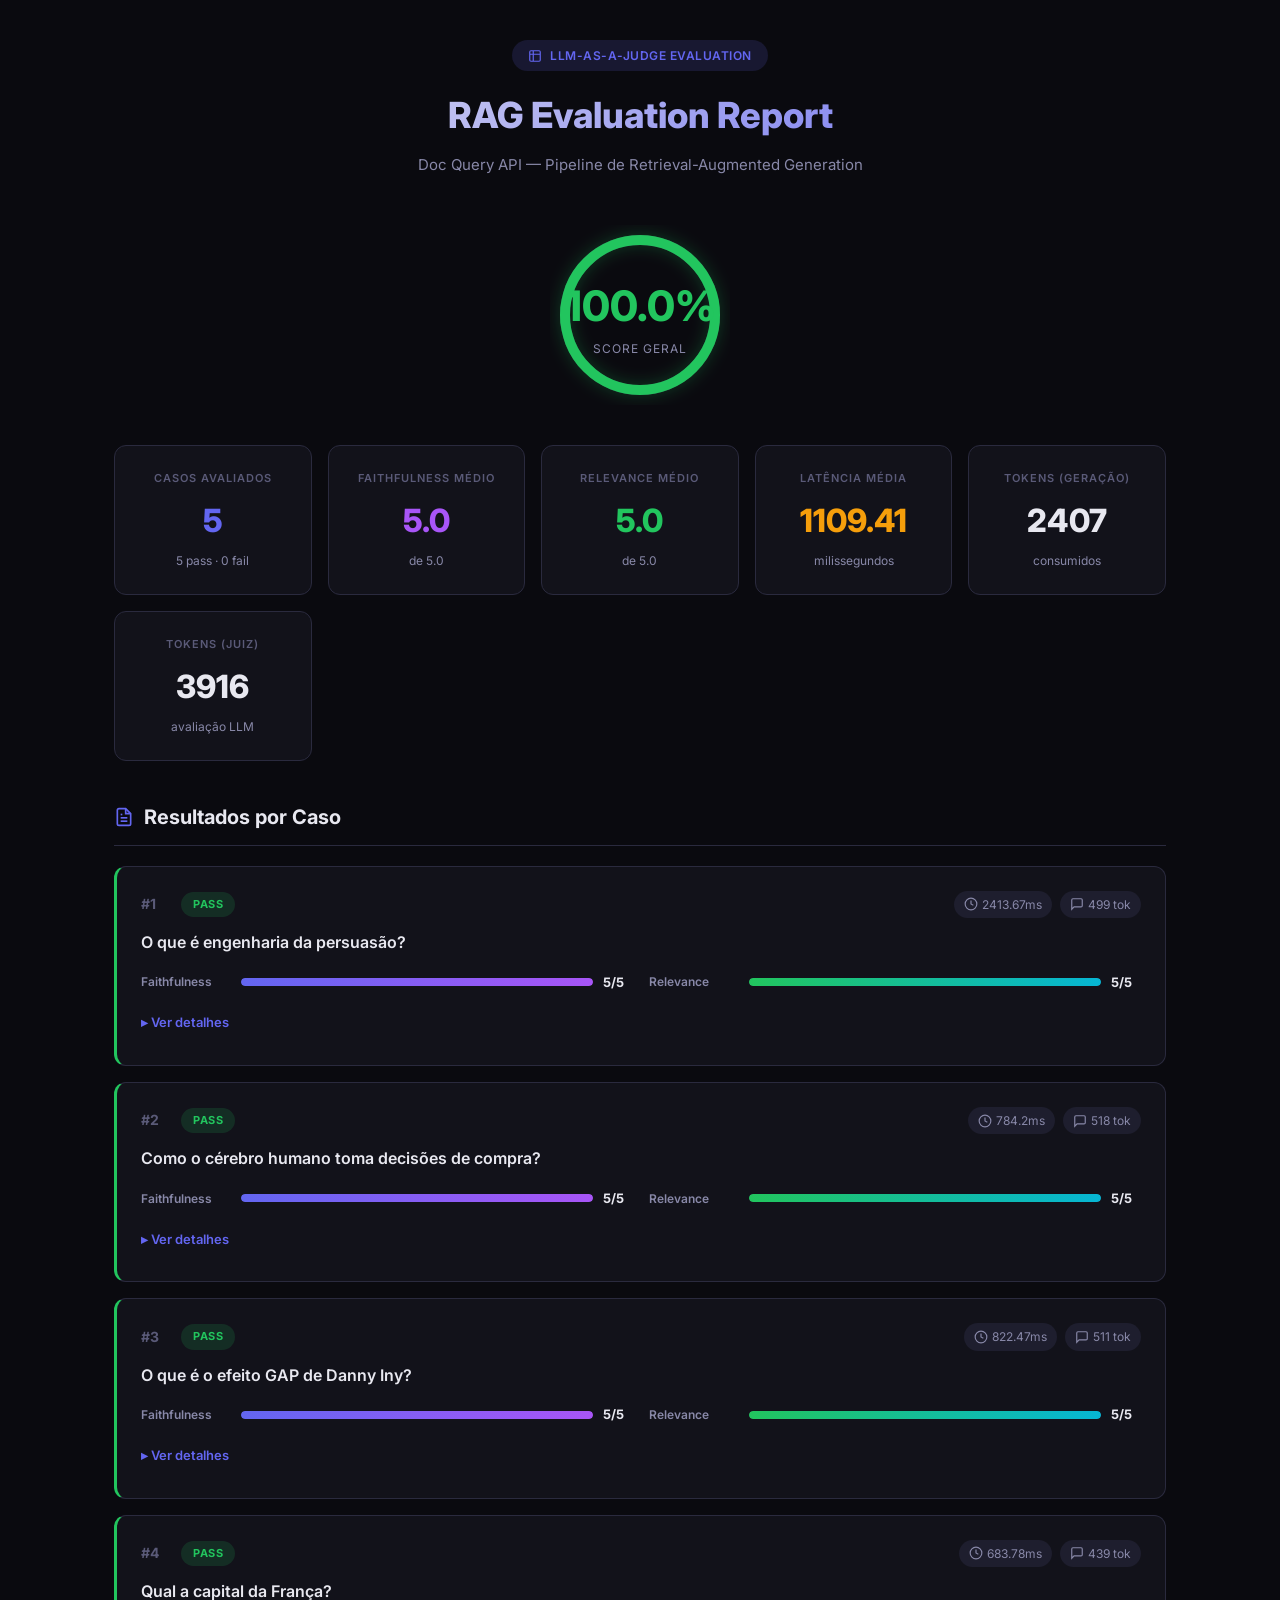
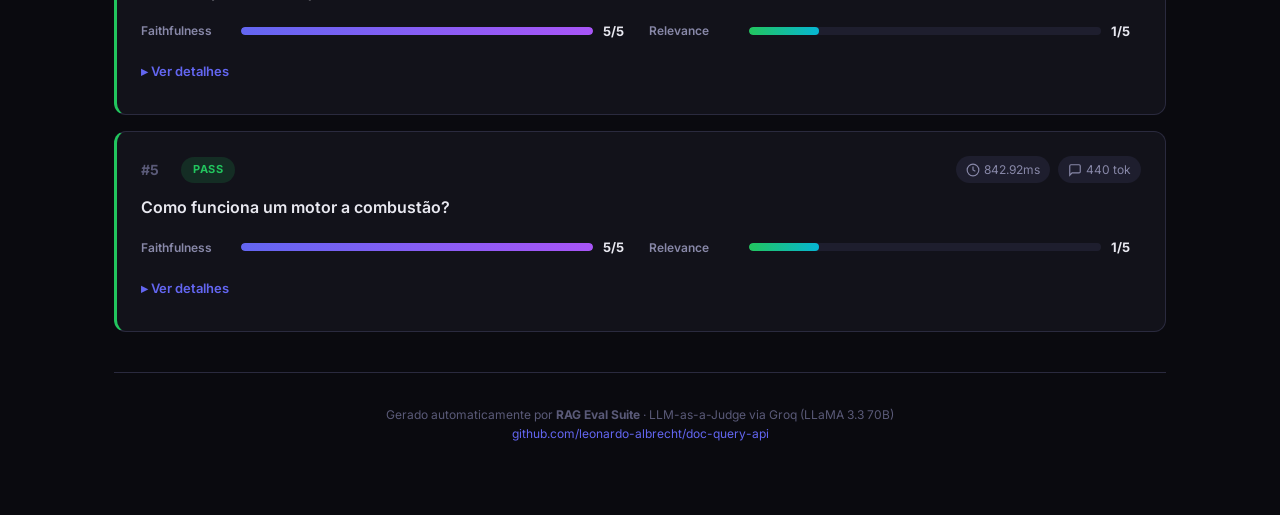
<file: tests/results/report.html>
<!DOCTYPE html>
<html lang="pt-BR">
<head>
    <meta charset="UTF-8">
    <meta name="viewport" content="width=device-width, initial-scale=1.0">
    <title>RAG Eval Report — Doc Query API</title>
    <link rel="preconnect" href="https://fonts.googleapis.com">
    <link rel="preconnect" href="https://fonts.gstatic.com" crossorigin>
    <link href="https://fonts.googleapis.com/css2?family=Inter:wght@400;500;600;700;800&display=swap" rel="stylesheet">
    <style>
        *, *::before, *::after { box-sizing: border-box; margin: 0; padding: 0; }

        :root {
            --bg-primary: #0a0a0f;
            --bg-card: #12121a;
            --bg-card-hover: #1a1a26;
            --bg-surface: #1e1e2e;
            --border: #2a2a3e;
            --text-primary: #e8e8f0;
            --text-secondary: #8888a8;
            --text-muted: #5a5a78;
            --accent-green: #22c55e;
            --accent-green-dim: rgba(34, 197, 94, 0.15);
            --accent-red: #ef4444;
            --accent-red-dim: rgba(239, 68, 68, 0.15);
            --accent-blue: #6366f1;
            --accent-blue-dim: rgba(99, 102, 241, 0.15);
            --accent-amber: #f59e0b;
            --accent-amber-dim: rgba(245, 158, 11, 0.15);
            --accent-purple: #a855f7;
            --accent-purple-dim: rgba(168, 85, 247, 0.15);
            --radius: 12px;
            --radius-sm: 8px;
        }

        body {
            font-family: 'Inter', -apple-system, BlinkMacSystemFont, sans-serif;
            background: var(--bg-primary);
            color: var(--text-primary);
            line-height: 1.6;
            min-height: 100vh;
        }

        .container {
            max-width: 1100px;
            margin: 0 auto;
            padding: 40px 24px;
        }

        /* ── Header ─────────────────────────── */
        .header {
            text-align: center;
            margin-bottom: 48px;
        }

        .header-badge {
            display: inline-flex;
            align-items: center;
            gap: 8px;
            background: var(--accent-blue-dim);
            color: var(--accent-blue);
            padding: 6px 16px;
            border-radius: 100px;
            font-size: 12px;
            font-weight: 600;
            letter-spacing: 0.5px;
            text-transform: uppercase;
            margin-bottom: 16px;
        }

        .header h1 {
            font-size: 36px;
            font-weight: 800;
            background: linear-gradient(135deg, #e8e8f0, #6366f1);
            -webkit-background-clip: text;
            -webkit-text-fill-color: transparent;
            background-clip: text;
            margin-bottom: 8px;
        }

        .header p {
            color: var(--text-secondary);
            font-size: 15px;
        }

        /* ── KPI Cards ──────────────────────── */
        .kpi-grid {
            display: grid;
            grid-template-columns: repeat(auto-fit, minmax(180px, 1fr));
            gap: 16px;
            margin-bottom: 40px;
        }

        .kpi-card {
            background: var(--bg-card);
            border: 1px solid var(--border);
            border-radius: var(--radius);
            padding: 24px;
            text-align: center;
            transition: all 0.2s ease;
        }

        .kpi-card:hover {
            background: var(--bg-card-hover);
            transform: translateY(-2px);
            box-shadow: 0 8px 32px rgba(0, 0, 0, 0.3);
        }

        .kpi-label {
            font-size: 11px;
            font-weight: 600;
            text-transform: uppercase;
            letter-spacing: 1px;
            color: var(--text-muted);
            margin-bottom: 8px;
        }

        .kpi-value {
            font-size: 32px;
            font-weight: 800;
        }

        .kpi-sub {
            font-size: 12px;
            color: var(--text-secondary);
            margin-top: 4px;
        }

        /* ── Score Ring ─────────────────────── */
        .score-ring-container {
            display: flex;
            justify-content: center;
            margin-bottom: 40px;
        }

        .score-ring {
            position: relative;
            width: 180px;
            height: 180px;
        }

        .score-ring svg {
            transform: rotate(-90deg);
        }

        .score-ring-bg {
            fill: none;
            stroke: var(--border);
            stroke-width: 10;
        }

        .score-ring-fill {
            fill: none;
            stroke: #22c55e;
            stroke-width: 10;
            stroke-linecap: round;
            stroke-dasharray: 471.0 471;
            filter: drop-shadow(0 0 8px rgba(34, 197, 94, 0.3));
            transition: stroke-dasharray 1s ease;
        }

        .score-ring-text {
            position: absolute;
            top: 50%;
            left: 50%;
            transform: translate(-50%, -50%);
            text-align: center;
        }

        .score-ring-text .pct {
            font-size: 42px;
            font-weight: 800;
            color: #22c55e;
        }

        .score-ring-text .label {
            font-size: 12px;
            color: var(--text-secondary);
            text-transform: uppercase;
            letter-spacing: 1px;
        }

        /* ── Section Headers ────────────────── */
        .section-header {
            font-size: 20px;
            font-weight: 700;
            margin-bottom: 20px;
            padding-bottom: 12px;
            border-bottom: 1px solid var(--border);
            display: flex;
            align-items: center;
            gap: 10px;
        }

        /* ── Case Cards ─────────────────────── */
        .case-card {
            background: var(--bg-card);
            border: 1px solid var(--border);
            border-radius: var(--radius);
            padding: 24px;
            margin-bottom: 16px;
            transition: all 0.2s ease;
        }

        .case-card:hover {
            background: var(--bg-card-hover);
        }

        .case-card.pass {
            border-left: 3px solid var(--accent-green);
        }

        .case-card.fail {
            border-left: 3px solid var(--accent-red);
        }

        .case-header {
            display: flex;
            align-items: center;
            gap: 12px;
            margin-bottom: 12px;
            flex-wrap: wrap;
        }

        .case-number {
            font-weight: 700;
            font-size: 14px;
            color: var(--text-muted);
            min-width: 28px;
        }

        .badge {
            padding: 4px 12px;
            border-radius: 100px;
            font-size: 11px;
            font-weight: 700;
            letter-spacing: 0.5px;
        }

        .badge-pass {
            background: var(--accent-green-dim);
            color: var(--accent-green);
        }

        .badge-fail {
            background: var(--accent-red-dim);
            color: var(--accent-red);
        }

        .case-meta {
            display: flex;
            gap: 8px;
            margin-left: auto;
            flex-wrap: wrap;
        }

        .meta-pill {
            display: inline-flex;
            align-items: center;
            gap: 4px;
            background: var(--bg-surface);
            padding: 4px 10px;
            border-radius: 100px;
            font-size: 12px;
            color: var(--text-secondary);
        }

        .case-question {
            font-size: 16px;
            font-weight: 600;
            margin-bottom: 16px;
            color: var(--text-primary);
        }

        /* ── Score Bars ─────────────────────── */
        .scores-row {
            display: grid;
            grid-template-columns: 1fr 1fr;
            gap: 16px;
            margin-bottom: 12px;
        }

        .score-item {
            display: flex;
            align-items: center;
            gap: 10px;
        }

        .score-label {
            font-size: 12px;
            font-weight: 600;
            color: var(--text-secondary);
            min-width: 90px;
        }

        .score-bar-container {
            flex: 1;
            height: 8px;
            background: var(--bg-surface);
            border-radius: 100px;
            overflow: hidden;
        }

        .score-bar {
            height: 100%;
            border-radius: 100px;
            transition: width 0.6s ease;
        }

        .score-bar-faith {
            background: linear-gradient(90deg, #6366f1, #a855f7);
        }

        .score-bar-relev {
            background: linear-gradient(90deg, #22c55e, #06b6d4);
        }

        .score-value {
            font-size: 13px;
            font-weight: 700;
            color: var(--text-primary);
            min-width: 30px;
        }

        /* ── Details Panel ──────────────────── */
        .case-details {
            margin-top: 12px;
        }

        .case-details summary {
            cursor: pointer;
            font-size: 13px;
            font-weight: 600;
            color: var(--accent-blue);
            padding: 8px 0;
            user-select: none;
            list-style: none;
        }

        .case-details summary::-webkit-details-marker { display: none; }

        .case-details summary::before {
            content: '▸ ';
        }

        .case-details[open] summary::before {
            content: '▾ ';
        }

        .detail-grid {
            display: grid;
            grid-template-columns: 1fr 1fr;
            gap: 12px;
            margin-top: 12px;
        }

        .detail-block {
            background: var(--bg-surface);
            border-radius: var(--radius-sm);
            padding: 16px;
        }

        .detail-block h4 {
            font-size: 13px;
            font-weight: 600;
            margin-bottom: 8px;
            color: var(--text-secondary);
        }

        .detail-block p {
            font-size: 13px;
            color: var(--text-primary);
            line-height: 1.5;
            word-break: break-word;
        }

        .context-preview {
            font-family: 'Courier New', monospace;
            font-size: 11px !important;
            color: var(--text-muted) !important;
        }

        /* ── Footer ─────────────────────────── */
        .footer {
            text-align: center;
            padding: 32px 0;
            border-top: 1px solid var(--border);
            margin-top: 40px;
            color: var(--text-muted);
            font-size: 12px;
        }

        .footer a {
            color: var(--accent-blue);
            text-decoration: none;
        }

        /* ── Responsive ─────────────────────── */
        @media (max-width: 768px) {
            .kpi-grid { grid-template-columns: repeat(2, 1fr); }
            .detail-grid { grid-template-columns: 1fr; }
            .scores-row { grid-template-columns: 1fr; }
            .header h1 { font-size: 28px; }
        }
    </style>
</head>
<body>
    <div class="container">
        <!-- Header -->
        <div class="header">
            <div class="header-badge">
                <svg width="14" height="14" viewBox="0 0 24 24" fill="none" stroke="currentColor" stroke-width="2"><path d="M9 3H5a2 2 0 0 0-2 2v4m6-6h10a2 2 0 0 1 2 2v4M9 3v18m0 0h10a2 2 0 0 0 2-2V9M9 21H5a2 2 0 0 1-2-2V9m0 0h18"/></svg>
                LLM-as-a-Judge Evaluation
            </div>
            <h1>RAG Evaluation Report</h1>
            <p>Doc Query API — Pipeline de Retrieval-Augmented Generation</p>
        </div>

        <!-- Score Ring -->
        <div class="score-ring-container">
            <div class="score-ring">
                <svg width="180" height="180" viewBox="0 0 180 180">
                    <circle class="score-ring-bg" cx="90" cy="90" r="75"/>
                    <circle class="score-ring-fill" cx="90" cy="90" r="75"/>
                </svg>
                <div class="score-ring-text">
                    <div class="pct">100.0%</div>
                    <div class="label">Score Geral</div>
                </div>
            </div>
        </div>

        <!-- KPI Cards -->
        <div class="kpi-grid">
            <div class="kpi-card">
                <div class="kpi-label">Casos Avaliados</div>
                <div class="kpi-value" style="color: var(--accent-blue)">5</div>
                <div class="kpi-sub">5 pass · 0 fail</div>
            </div>
            <div class="kpi-card">
                <div class="kpi-label">Faithfulness Médio</div>
                <div class="kpi-value" style="color: var(--accent-purple)">5.0</div>
                <div class="kpi-sub">de 5.0</div>
            </div>
            <div class="kpi-card">
                <div class="kpi-label">Relevance Médio</div>
                <div class="kpi-value" style="color: var(--accent-green)">5.0</div>
                <div class="kpi-sub">de 5.0</div>
            </div>
            <div class="kpi-card">
                <div class="kpi-label">Latência Média</div>
                <div class="kpi-value" style="color: var(--accent-amber)">1109.41</div>
                <div class="kpi-sub">milissegundos</div>
            </div>
            <div class="kpi-card">
                <div class="kpi-label">Tokens (Geração)</div>
                <div class="kpi-value" style="color: var(--text-primary)">2407</div>
                <div class="kpi-sub">consumidos</div>
            </div>
            <div class="kpi-card">
                <div class="kpi-label">Tokens (Juiz)</div>
                <div class="kpi-value" style="color: var(--text-primary)">3916</div>
                <div class="kpi-sub">avaliação LLM</div>
            </div>
        </div>

        <!-- Case Results -->
        <div class="section-header">
            <svg width="20" height="20" viewBox="0 0 24 24" fill="none" stroke="var(--accent-blue)" stroke-width="2"><path d="M14 2H6a2 2 0 0 0-2 2v16a2 2 0 0 0 2 2h12a2 2 0 0 0 2-2V8z"/><polyline points="14 2 14 8 20 8"/><line x1="16" y1="13" x2="8" y2="13"/><line x1="16" y1="17" x2="8" y2="17"/><polyline points="10 9 9 9 8 9"/></svg>
            Resultados por Caso
        </div>

        
        <div class="case-card pass">
            <div class="case-header">
                <div class="case-number">#1</div>
                <span class="badge badge-pass">PASS</span>
                <div class="case-meta">
                    <span class="meta-pill"><svg width="14" height="14" viewBox="0 0 24 24" fill="none" stroke="currentColor" stroke-width="2"><circle cx="12" cy="12" r="10"/><polyline points="12 6 12 12 16 14"/></svg> 2413.67ms</span>
                    <span class="meta-pill"><svg width="14" height="14" viewBox="0 0 24 24" fill="none" stroke="currentColor" stroke-width="2"><path d="M21 15a2 2 0 0 1-2 2H7l-4 4V5a2 2 0 0 1 2-2h14a2 2 0 0 1 2 2z"/></svg> 499 tok</span>
                </div>
            </div>

            <p class="case-question">O que é engenharia da persuasão?</p>

            <div class="scores-row">
                <div class="score-item">
                    <div class="score-label">Faithfulness</div>
                    <div class="score-bar-container">
                        <div class="score-bar score-bar-faith" style="width: 100%"></div>
                    </div>
                    <span class="score-value">5/5</span>
                </div>
                <div class="score-item">
                    <div class="score-label">Relevance</div>
                    <div class="score-bar-container">
                        <div class="score-bar score-bar-relev" style="width: 100%"></div>
                    </div>
                    <span class="score-value">5/5</span>
                </div>
            </div>

            <details class="case-details">
                <summary>Ver detalhes</summary>
                <div class="detail-grid">
                    <div class="detail-block">
                        <h4>💬 Resposta</h4>
                        <p>A engenharia da persuasão é o uso sistemático de técnicas psicológicas para influenciar decisões e comportamentos humanos, combinando princípios de psicologia cognitiva, neurociência e comunicação estratégica para criar mensagens que movem pessoas à ação.</p>
                    </div>
                    <div class="detail-block">
                        <h4>🎯 Ground Truth</h4>
                        <p>Engenharia da persuasão é o uso sistemático de técnicas psicológicas para influenciar decisões e comportamentos.</p>
                    </div>
                    <div class="detail-block">
                        <h4>📎 Contexto Recuperado</h4>
                        <p class="context-preview">otiva o leitor a buscar a solução oferecida. O GAP explora três elementos: a dor… | Social: Pessoas seguem o comportamento da maioria. 6. Afinidade: Compramos de qu… | Engenharia da Persuasão A engenharia da persuasão é o uso sistemático de técnica…</p>
                    </div>
                    <div class="detail-block">
                        <h4>🧠 Raciocínio do Juiz</h4>
                        <p><strong>Faithfulness:</strong> A resposta é fiel ao contexto, pois utiliza apenas informações fornecidas sobre engenharia da persuasão.</p>
                        <p><strong>Relevance:</strong> A resposta aborda diretamente a pergunta sobre o que é engenharia da persuasão, fornecendo uma definição clara e detalhada.</p>
                    </div>
                </div>
            </details>
        </div>
        <div class="case-card pass">
            <div class="case-header">
                <div class="case-number">#2</div>
                <span class="badge badge-pass">PASS</span>
                <div class="case-meta">
                    <span class="meta-pill"><svg width="14" height="14" viewBox="0 0 24 24" fill="none" stroke="currentColor" stroke-width="2"><circle cx="12" cy="12" r="10"/><polyline points="12 6 12 12 16 14"/></svg> 784.2ms</span>
                    <span class="meta-pill"><svg width="14" height="14" viewBox="0 0 24 24" fill="none" stroke="currentColor" stroke-width="2"><path d="M21 15a2 2 0 0 1-2 2H7l-4 4V5a2 2 0 0 1 2-2h14a2 2 0 0 1 2 2z"/></svg> 518 tok</span>
                </div>
            </div>

            <p class="case-question">Como o cérebro humano toma decisões de compra?</p>

            <div class="scores-row">
                <div class="score-item">
                    <div class="score-label">Faithfulness</div>
                    <div class="score-bar-container">
                        <div class="score-bar score-bar-faith" style="width: 100%"></div>
                    </div>
                    <span class="score-value">5/5</span>
                </div>
                <div class="score-item">
                    <div class="score-label">Relevance</div>
                    <div class="score-bar-container">
                        <div class="score-bar score-bar-relev" style="width: 100%"></div>
                    </div>
                    <span class="score-value">5/5</span>
                </div>
            </div>

            <details class="case-details">
                <summary>Ver detalhes</summary>
                <div class="detail-grid">
                    <div class="detail-block">
                        <h4>💬 Resposta</h4>
                        <p>O cérebro humano combina processos emocionais e lógicos para avaliar riscos e recompensas antes de tomar uma decisão de compra. O sistema límbico processa emoções e desejos, enquanto o córtex pré-frontal aplica análise racional. Na prática, a maioria das decisões de compra começa com uma resposta emocional que é depois justificada pela lógica.</p>
                    </div>
                    <div class="detail-block">
                        <h4>🎯 Ground Truth</h4>
                        <p>O cérebro combina processos emocionais e lógicos para avaliar riscos e recompensas antes de tomar uma decisão de compra.</p>
                    </div>
                    <div class="detail-block">
                        <h4>📎 Contexto Recuperado</h4>
                        <p class="context-preview">Engenharia da Persuasão A engenharia da persuasão é o uso sistemático de técnica… | pra. O sistema límbico processa emoções e desejos, enquanto o córtex pré-frontal… | Social: Pessoas seguem o comportamento da maioria. 6. Afinidade: Compramos de qu…</p>
                    </div>
                    <div class="detail-block">
                        <h4>🧠 Raciocínio do Juiz</h4>
                        <p><strong>Faithfulness:</strong> A resposta utiliza apenas informações presentes no contexto, sem adicionar informações não suportadas.</p>
                        <p><strong>Relevance:</strong> A resposta aborda diretamente a pergunta, fornecendo detalhes específicos sobre como o cérebro humano toma decisões de compra.</p>
                    </div>
                </div>
            </details>
        </div>
        <div class="case-card pass">
            <div class="case-header">
                <div class="case-number">#3</div>
                <span class="badge badge-pass">PASS</span>
                <div class="case-meta">
                    <span class="meta-pill"><svg width="14" height="14" viewBox="0 0 24 24" fill="none" stroke="currentColor" stroke-width="2"><circle cx="12" cy="12" r="10"/><polyline points="12 6 12 12 16 14"/></svg> 822.47ms</span>
                    <span class="meta-pill"><svg width="14" height="14" viewBox="0 0 24 24" fill="none" stroke="currentColor" stroke-width="2"><path d="M21 15a2 2 0 0 1-2 2H7l-4 4V5a2 2 0 0 1 2-2h14a2 2 0 0 1 2 2z"/></svg> 511 tok</span>
                </div>
            </div>

            <p class="case-question">O que é o efeito GAP de Danny Iny?</p>

            <div class="scores-row">
                <div class="score-item">
                    <div class="score-label">Faithfulness</div>
                    <div class="score-bar-container">
                        <div class="score-bar score-bar-faith" style="width: 100%"></div>
                    </div>
                    <span class="score-value">5/5</span>
                </div>
                <div class="score-item">
                    <div class="score-label">Relevance</div>
                    <div class="score-bar-container">
                        <div class="score-bar score-bar-relev" style="width: 100%"></div>
                    </div>
                    <span class="score-value">5/5</span>
                </div>
            </div>

            <details class="case-details">
                <summary>Ver detalhes</summary>
                <div class="detail-grid">
                    <div class="detail-block">
                        <h4>💬 Resposta</h4>
                        <p>O efeito GAP de Danny Iny descreve a distância entre a situação atual do leitor e a situação desejada, criando uma tensão psicológica que motiva o leitor a buscar a solução oferecida. Ele explora três elementos: a dor atual, a promessa futura e o caminho entre os dois.</p>
                    </div>
                    <div class="detail-block">
                        <h4>🎯 Ground Truth</h4>
                        <p>O efeito GAP de Danny Iny descreve a distância entre a situação atual do leitor e a situação desejada, usada como técnica de engajamento e contemplação.</p>
                    </div>
                    <div class="detail-block">
                        <h4>📎 Contexto Recuperado</h4>
                        <p class="context-preview">pra. O sistema límbico processa emoções e desejos, enquanto o córtex pré-frontal… | otiva o leitor a buscar a solução oferecida. O GAP explora três elementos: a dor… | Social: Pessoas seguem o comportamento da maioria. 6. Afinidade: Compramos de qu…</p>
                    </div>
                    <div class="detail-block">
                        <h4>🧠 Raciocínio do Juiz</h4>
                        <p><strong>Faithfulness:</strong> A resposta utiliza apenas informações presentes no contexto, sem adicionar informações não suportadas.</p>
                        <p><strong>Relevance:</strong> A resposta aborda diretamente a pergunta, fornecendo uma descrição clara e concisa do efeito GAP de Danny Iny.</p>
                    </div>
                </div>
            </details>
        </div>
        <div class="case-card pass">
            <div class="case-header">
                <div class="case-number">#4</div>
                <span class="badge badge-pass">PASS</span>
                <div class="case-meta">
                    <span class="meta-pill"><svg width="14" height="14" viewBox="0 0 24 24" fill="none" stroke="currentColor" stroke-width="2"><circle cx="12" cy="12" r="10"/><polyline points="12 6 12 12 16 14"/></svg> 683.78ms</span>
                    <span class="meta-pill"><svg width="14" height="14" viewBox="0 0 24 24" fill="none" stroke="currentColor" stroke-width="2"><path d="M21 15a2 2 0 0 1-2 2H7l-4 4V5a2 2 0 0 1 2-2h14a2 2 0 0 1 2 2z"/></svg> 439 tok</span>
                </div>
            </div>

            <p class="case-question">Qual a capital da França?</p>

            <div class="scores-row">
                <div class="score-item">
                    <div class="score-label">Faithfulness</div>
                    <div class="score-bar-container">
                        <div class="score-bar score-bar-faith" style="width: 100%"></div>
                    </div>
                    <span class="score-value">5/5</span>
                </div>
                <div class="score-item">
                    <div class="score-label">Relevance</div>
                    <div class="score-bar-container">
                        <div class="score-bar score-bar-relev" style="width: 20%"></div>
                    </div>
                    <span class="score-value">1/5</span>
                </div>
            </div>

            <details class="case-details">
                <summary>Ver detalhes</summary>
                <div class="detail-grid">
                    <div class="detail-block">
                        <h4>💬 Resposta</h4>
                        <p>Não encontrei essa informação no documento.</p>
                    </div>
                    <div class="detail-block">
                        <h4>🎯 Ground Truth</h4>
                        <p><em>Pergunta fora de escopo — espera-se recusa.</em></p>
                    </div>
                    <div class="detail-block">
                        <h4>📎 Contexto Recuperado</h4>
                        <p class="context-preview">Social: Pessoas seguem o comportamento da maioria. 6. Afinidade: Compramos de qu… | otiva o leitor a buscar a solução oferecida. O GAP explora três elementos: a dor… | pra. O sistema límbico processa emoções e desejos, enquanto o córtex pré-frontal…</p>
                    </div>
                    <div class="detail-block">
                        <h4>🧠 Raciocínio do Juiz</h4>
                        <p><strong>Faithfulness:</strong> A resposta não adiciona nenhuma informação fora do contexto.</p>
                        <p><strong>Relevance:</strong> A resposta não aborda a pergunta sobre a capital da França de forma direta ou útil.</p>
                    </div>
                </div>
            </details>
        </div>
        <div class="case-card pass">
            <div class="case-header">
                <div class="case-number">#5</div>
                <span class="badge badge-pass">PASS</span>
                <div class="case-meta">
                    <span class="meta-pill"><svg width="14" height="14" viewBox="0 0 24 24" fill="none" stroke="currentColor" stroke-width="2"><circle cx="12" cy="12" r="10"/><polyline points="12 6 12 12 16 14"/></svg> 842.92ms</span>
                    <span class="meta-pill"><svg width="14" height="14" viewBox="0 0 24 24" fill="none" stroke="currentColor" stroke-width="2"><path d="M21 15a2 2 0 0 1-2 2H7l-4 4V5a2 2 0 0 1 2-2h14a2 2 0 0 1 2 2z"/></svg> 440 tok</span>
                </div>
            </div>

            <p class="case-question">Como funciona um motor a combustão?</p>

            <div class="scores-row">
                <div class="score-item">
                    <div class="score-label">Faithfulness</div>
                    <div class="score-bar-container">
                        <div class="score-bar score-bar-faith" style="width: 100%"></div>
                    </div>
                    <span class="score-value">5/5</span>
                </div>
                <div class="score-item">
                    <div class="score-label">Relevance</div>
                    <div class="score-bar-container">
                        <div class="score-bar score-bar-relev" style="width: 20%"></div>
                    </div>
                    <span class="score-value">1/5</span>
                </div>
            </div>

            <details class="case-details">
                <summary>Ver detalhes</summary>
                <div class="detail-grid">
                    <div class="detail-block">
                        <h4>💬 Resposta</h4>
                        <p>Não encontrei essa informação no documento.</p>
                    </div>
                    <div class="detail-block">
                        <h4>🎯 Ground Truth</h4>
                        <p><em>Pergunta fora de escopo — espera-se recusa.</em></p>
                    </div>
                    <div class="detail-block">
                        <h4>📎 Contexto Recuperado</h4>
                        <p class="context-preview">otiva o leitor a buscar a solução oferecida. O GAP explora três elementos: a dor… | Social: Pessoas seguem o comportamento da maioria. 6. Afinidade: Compramos de qu… | Engenharia da Persuasão A engenharia da persuasão é o uso sistemático de técnica…</p>
                    </div>
                    <div class="detail-block">
                        <h4>🧠 Raciocínio do Juiz</h4>
                        <p><strong>Faithfulness:</strong> A resposta não adiciona nenhuma informação não presente no contexto.</p>
                        <p><strong>Relevance:</strong> A resposta não aborda a pergunta sobre motores a combustão, pois o contexto não fornece informações sobre esse tópico.</p>
                    </div>
                </div>
            </details>
        </div>

        <!-- Footer -->
        <div class="footer">
            Gerado automaticamente por <strong>RAG Eval Suite</strong> · LLM-as-a-Judge via Groq (LLaMA 3.3 70B)<br>
            <a href="https://github.com/leonardo-albrecht/doc-query-api" target="_blank">github.com/leonardo-albrecht/doc-query-api</a>
        </div>
    </div>
</body>
</html>
</file>
